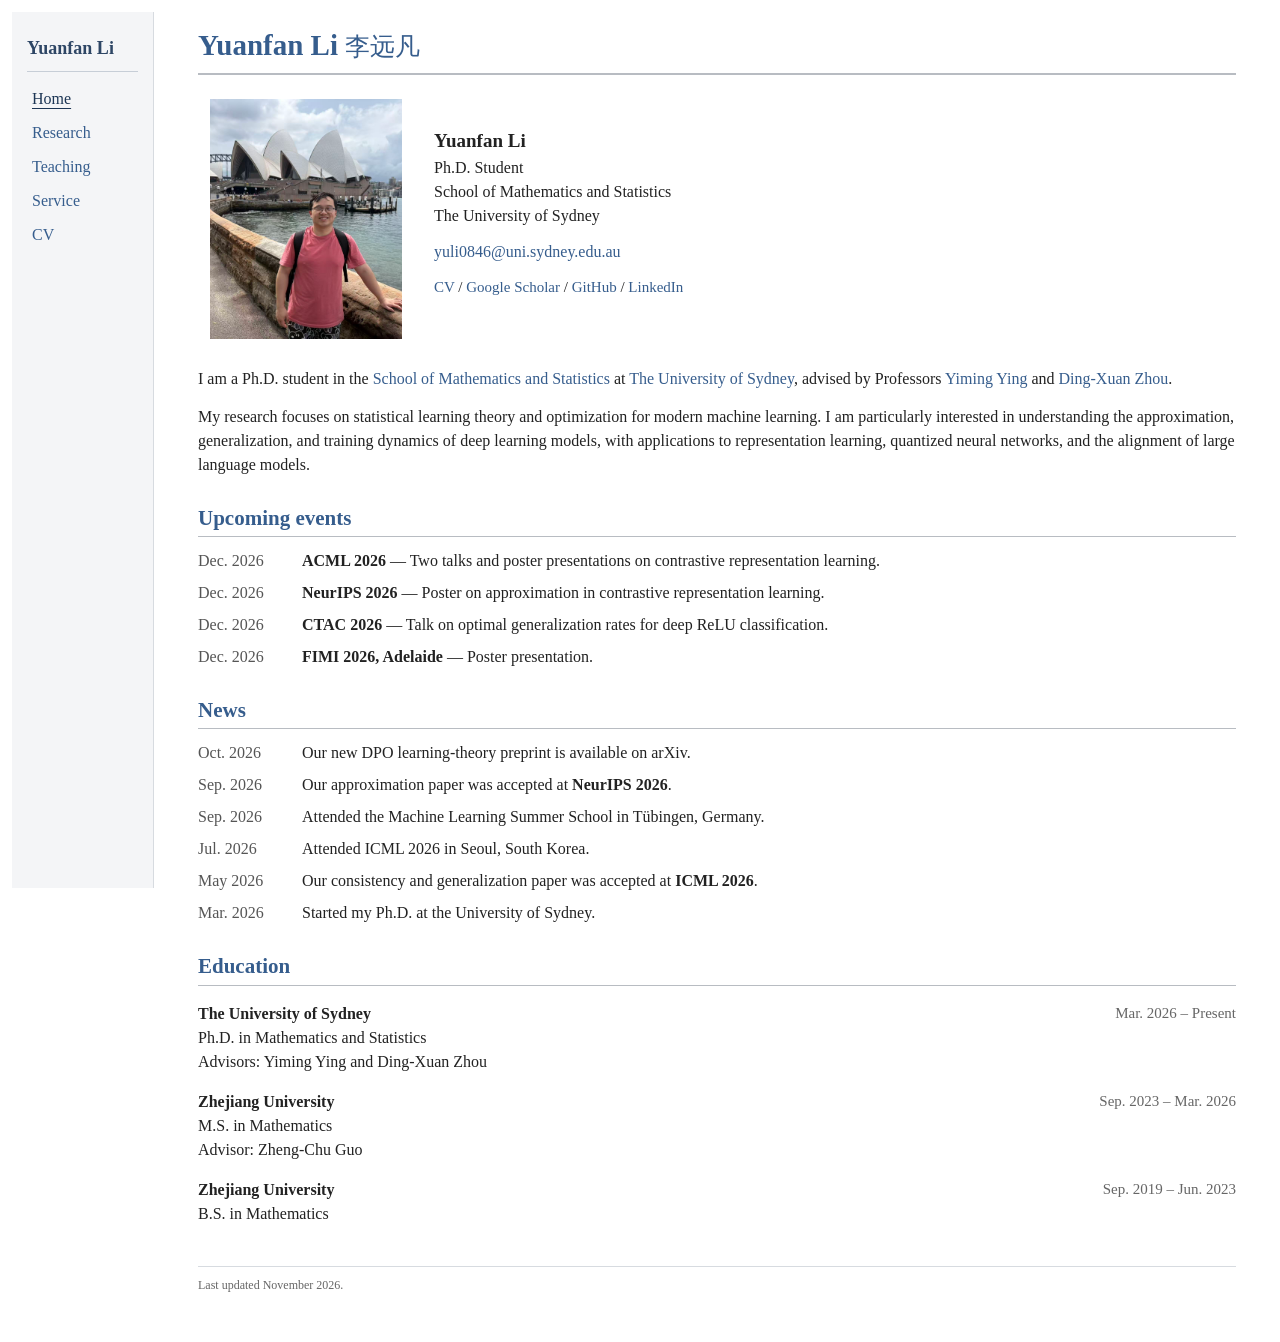
<file: index.html>
<!doctype html>
<html lang="en">
<head>
  <meta charset="utf-8" />
  <meta name="viewport" content="width=device-width, initial-scale=1" />
  <title>Yuanfan Li 李远凡</title>
  <meta name="description" content="Yuanfan Li is a Ph.D. student at the University of Sydney working on statistical learning theory and optimization." />
  <link rel="stylesheet" href="style.css" />
</head>
<body>
  <aside class="sidebar">
    <a class="site-name" href="index.html">Yuanfan Li</a>
    <nav class="site-nav" aria-label="Main navigation">
      <a class="active" aria-current="page" href="index.html">Home</a>
      <a href="research.html">Research</a>
      <a href="teaching.html">Teaching</a>
      <a href="service.html">Service</a>
      <a href="assets/CV_Yuanfan_Li.pdf">CV</a>
    </nav>
  </aside>

  <main class="content">
    <header class="page-header home-header">
      <h1>Yuanfan Li <span lang="zh-CN">李远凡</span></h1>
      <div class="profile">
        <img class="portrait" src="profile_new.jpg" alt="Yuanfan Li at the Sydney Opera House" />
        <div class="profile-details">
          <p><strong>Yuanfan Li</strong><br />
          Ph.D. Student<br />
          School of Mathematics and Statistics<br />
          The University of Sydney</p>
          <p><a href="mailto:yuli0846@uni.sydney.edu.au">yuli0846@uni.sydney.edu.au</a></p>
          <p class="profile-links">
            <a href="assets/CV_Yuanfan_Li.pdf">CV</a> /
            <a href="https://scholar.google.com/citations?user=XxHOIxkAAAAJ">Google Scholar</a> /
            <a href="https://github.com/YuanfanLi2233">GitHub</a> /
            <a href="https://www.linkedin.com/in/yuanfan-li-424999355/">LinkedIn</a>
          </p>
        </div>
      </div>
      <p class="lead">
        I am a Ph.D. student in the
        <a href="https://www.maths.usyd.edu.au/">School of Mathematics and Statistics</a>
        at <a href="https://www.sydney.edu.au/">The University of Sydney</a>, advised by
        Professors <a href="https://profiles.sydney.edu.au/yiming.ying">Yiming Ying</a>
        and <a href="https://profiles.sydney.edu.au/dingxuan.zhou">Ding-Xuan Zhou</a>.
      </p>
      <p>
      My research focuses on statistical learning theory and optimization for modern machine learning.
        I am particularly interested in understanding the approximation, generalization, and 
        training dynamics of deep learning models, with applications to representation learning, 
        quantized neural networks, and the alignment of large language models.
      </p>
    </header>


    <section>
      <h2>Upcoming events</h2>
      <ul class="dated-list">
        <li><span>Dec. 2026</span><p><strong>ACML 2026</strong> — Two talks and poster presentations on contrastive representation learning.</p></li>
        <li><span>Dec. 2026</span><p><strong>NeurIPS 2026</strong> — Poster on approximation in contrastive representation learning.</p></li>
        <li><span>Dec. 2026</span><p><strong>CTAC 2026</strong> — Talk on optimal generalization rates for deep ReLU classification.</p></li>
        <li><span>Dec. 2026</span><p><strong>FIMI 2026, Adelaide</strong> — Poster presentation.</p></li>
      </ul>
    </section>

    <section>
      <h2>News</h2>
      <ul class="dated-list news-list">
        <li><span>Oct. 2026</span><p>Our new DPO learning-theory preprint is available on arXiv.</p></li>
        <li><span>Sep. 2026</span><p>Our approximation paper was accepted at <strong>NeurIPS 2026</strong>.</p></li>
        <li><span>Sep. 2026</span><p>Attended the Machine Learning Summer School in Tübingen, Germany.</p></li>
        <li><span>Jul. 2026</span><p>Attended ICML 2026 in Seoul, South Korea.</p></li>
        <li><span>May 2026</span><p>Our consistency and generalization paper was accepted at <strong>ICML 2026</strong>.</p></li>
        <li><span>Mar. 2026</span><p>Started my Ph.D. at the University of Sydney.</p></li>
      </ul>
    </section>

    <section>
      <h2>Education</h2>
      <ul class="education-list">
        <li>
          <strong>The University of Sydney</strong> <span class="education-date">Mar. 2026 – Present</span><br />
          Ph.D. in Mathematics and Statistics<br />
          Advisors: Yiming Ying and Ding-Xuan Zhou
        </li>
        <li>
          <strong>Zhejiang University</strong> <span class="education-date">Sep. 2023 – Mar. 2026</span><br />
          M.S. in Mathematics<br />
          Advisor: Zheng-Chu Guo
        </li>
        <li>
          <strong>Zhejiang University</strong> <span class="education-date">Sep. 2019 – Jun. 2023</span><br />
          B.S. in Mathematics
        </li>
      </ul>
    </section>

    <footer>Last updated November 2026.</footer>
  </main>
</body>
</html>
</file>
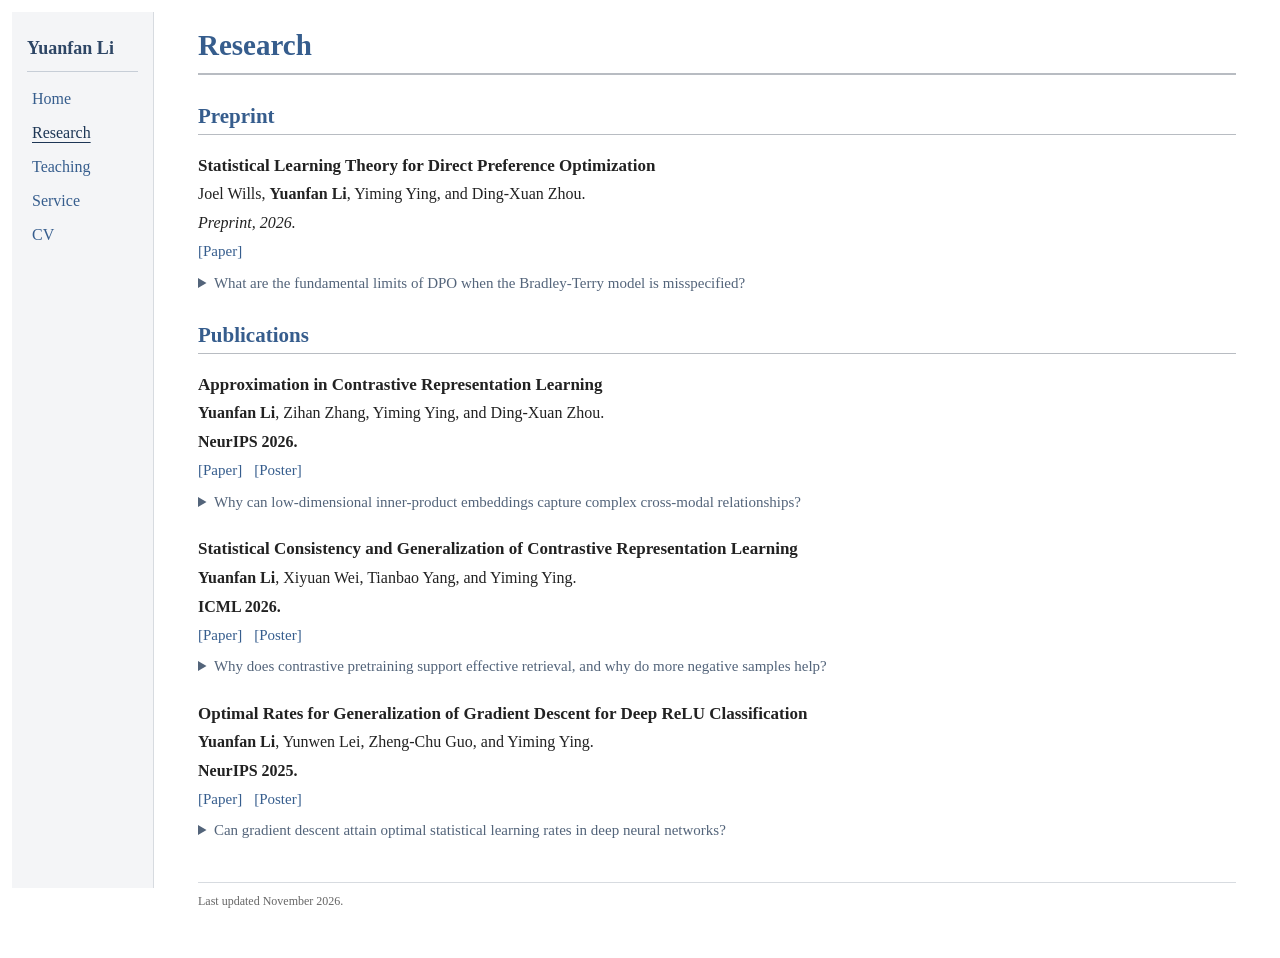
<file: papers.html>
<!doctype html>
<html lang="en">
<head>
  <meta charset="utf-8" />
  <meta name="viewport" content="width=device-width, initial-scale=1" />
  <meta http-equiv="refresh" content="0; url=research.html" />
  <link rel="canonical" href="https://yuanfanli2233.github.io/research.html" />
  <title>Research · Yuanfan Li</title>
</head>
<body><p>This page has moved to <a href="research.html">Research</a>.</p></body>
</html>
</file>
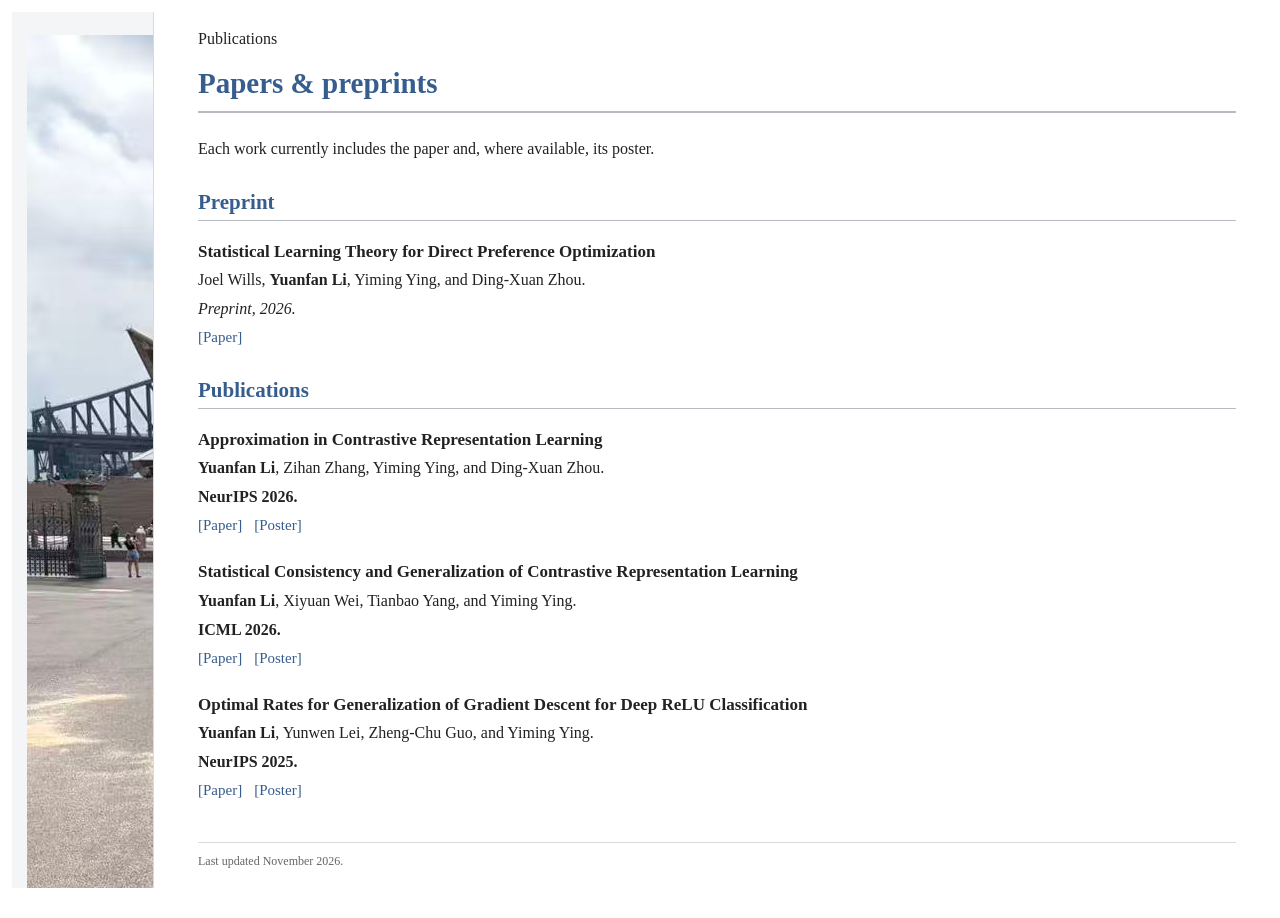
<file: publications.html>
<!doctype html>
<html lang="en">
<head>
  <meta charset="utf-8" />
  <meta name="viewport" content="width=device-width, initial-scale=1" />
  <title>Publications · Yuanfan Li</title>
  <meta name="description" content="Preprints and publications by Yuanfan Li." />
  <link rel="stylesheet" href="style.css" />
</head>
<body>
  <aside class="sidebar">
    <a class="identity" href="index.html" aria-label="Yuanfan Li, home">
      <img src="profile_new.jpg" alt="Portrait of Yuanfan Li" />
      <span class="identity-name">Yuanfan Li</span><span lang="zh-CN">李远凡</span>
    </a>
    <p class="sidebar-role">Ph.D. Student<br />The University of Sydney</p>
    <nav class="site-nav" aria-label="Main navigation">
      <a href="index.html">Home</a>
      <a href="research.html">Research</a>
      <a class="active" aria-current="page" href="publications.html">Publications</a>
      <a href="assets/CV_Yuanfan_Li.pdf">CV</a>
    </nav>
    <nav class="social-links" aria-label="Profile links">
      <a href="mailto:yuli0846@uni.sydney.edu.au">Email</a>
      <a href="https://scholar.google.com/citations?user=XxHOIxkAAAAJ">Scholar</a>
      <a href="https://github.com/YuanfanLi2233">GitHub</a>
      <a href="https://www.linkedin.com/in/yuanfan-li-424999355/">LinkedIn</a>
    </nav>
  </aside>

  <main class="content">
    <header class="page-header">
      <p class="eyebrow">Publications</p>
      <h1>Papers &amp; preprints</h1>
      <p class="page-intro">Each work currently includes the paper and, where available, its poster.</p>
    </header>

    <section class="publication-group">
      <h2>Preprint</h2>
      <article class="publication">
        <h3>Statistical Learning Theory for Direct Preference Optimization</h3>
        <p class="authors">Joel Wills, <strong>Yuanfan Li</strong>, Yiming Ying, and Ding-Xuan Zhou.</p>
        <p><em>Preprint, 2026.</em></p>
        <p class="resource-links"><a href="https://arxiv.org/abs/2610.25856">Paper</a></p>
      </article>
    </section>

    <section class="publication-group">
      <h2>Publications</h2>
      <article class="publication">
        <h3>Approximation in Contrastive Representation Learning</h3>
        <p class="authors"><strong>Yuanfan Li</strong>, Zihan Zhang, Yiming Ying, and Ding-Xuan Zhou.</p>
        <p><strong>NeurIPS 2026.</strong></p>
        <p class="resource-links"><a href="https://arxiv.org/abs/2610.15388">Paper</a><a href="assets/posters/crl-approximation.pdf">Poster</a></p>
      </article>
      <article class="publication">
        <h3>Statistical Consistency and Generalization of Contrastive Representation Learning</h3>
        <p class="authors"><strong>Yuanfan Li</strong>, Xiyuan Wei, Tianbao Yang, and Yiming Ying.</p>
        <p><strong>ICML 2026.</strong></p>
        <p class="resource-links"><a href="https://arxiv.org/abs/2605.02116">Paper</a><a href="assets/posters/crl-consistency.pdf">Poster</a></p>
      </article>
      <article class="publication">
        <h3>Optimal Rates for Generalization of Gradient Descent for Deep ReLU Classification</h3>
        <p class="authors"><strong>Yuanfan Li</strong>, Yunwen Lei, Zheng-Chu Guo, and Yiming Ying.</p>
        <p><strong>NeurIPS 2025.</strong></p>
        <p class="resource-links"><a href="https://arxiv.org/abs/2510.02779">Paper</a><a href="assets/posters/deep-relu.pdf">Poster</a></p>
      </article>
    </section>

    <footer>Last updated November 2026.</footer>
  </main>
</body>
</html>
</file>
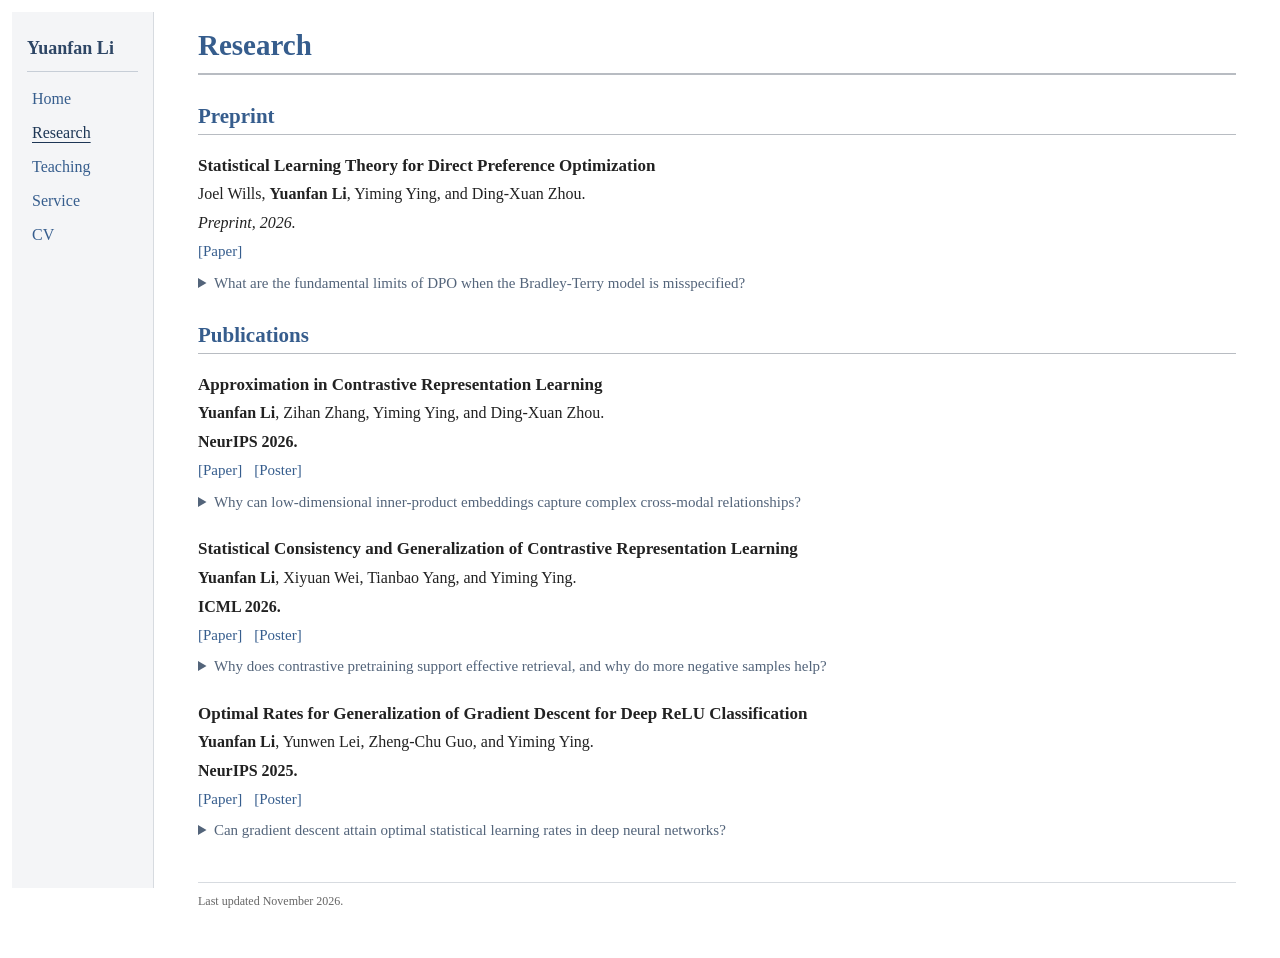
<file: research.html>
<!doctype html>
<html lang="en">
<head>
  <meta charset="utf-8" />
  <meta name="viewport" content="width=device-width, initial-scale=1" />
  <title>Research · Yuanfan Li</title>
  <meta name="description" content="Preprints and publications by Yuanfan Li." />
  <link rel="stylesheet" href="style.css" />
</head>
<body>
  <aside class="sidebar">
    <a class="site-name" href="index.html">Yuanfan Li</a>
    <nav class="site-nav" aria-label="Main navigation">
      <a href="index.html">Home</a>
      <a class="active" aria-current="page" href="research.html">Research</a>
      <a href="teaching.html">Teaching</a>
      <a href="service.html">Service</a>
      <a href="assets/CV_Yuanfan_Li.pdf">CV</a>
    </nav>
  </aside>

  <main class="content">
    <header class="page-header">
      <h1>Research</h1>
    </header>

    <section class="publication-group">
      <h2>Preprint</h2>
      <article class="publication">
        <h3>Statistical Learning Theory for Direct Preference Optimization</h3>
        <p class="authors">Joel Wills, <strong>Yuanfan Li</strong>, Yiming Ying, and Ding-Xuan Zhou.</p>
        <p><em>Preprint, 2026.</em></p>
        <p class="resource-links"><a href="https://arxiv.org/abs/2610.25856">Paper</a></p>
        <details class="paper-details"><summary>What are the fundamental limits of DPO when the Bradley-Terry model is misspecified?</summary>
          <p>
            We introduce the triangle-curl of preference log-odds to measure local violations of
            the Bradley-Terry structure. This identifies a structural source of error that cannot
            be eliminated simply by scaling the model or collecting more data.
          </p>
          <ul class="key-points">
            <li>Characterizes preference misspecification through cyclic inconsistency over item triples.</li>
            <li>Separates structural misspecification, neural-network approximation, and finite-sample estimation.</li>
          </ul>
        </details>
      </article>
    </section>

    <section class="publication-group">
      <h2>Publications</h2>
      <article class="publication">
        <h3>Approximation in Contrastive Representation Learning</h3>
        <p class="authors"><strong>Yuanfan Li</strong>, Zihan Zhang, Yiming Ying, and Ding-Xuan Zhou.</p>
        <p><strong>NeurIPS 2026.</strong></p>
        <p class="resource-links"><a href="https://arxiv.org/abs/2610.15388">Paper</a><a href="assets/posters/crl-approximation.pdf">Poster</a></p>
        <details class="paper-details"><summary>Why can low-dimensional inner-product embeddings capture complex cross-modal relationships?</summary>
          <p>
            We connect the population contrastive objective to pointwise mutual information (PMI)
            and show that representation dimension is governed by the spectral approximability of
            this dependence structure. The framework explains when compact embeddings are enough
            and how structured data models can lead to fast approximation.
          </p>
          <ul class="key-points">
            <li>Relates the optimal contrastive score to a low-rank spectral approximation of PMI.</li>
            <li>Links data structure, embedding dimension, and approximation error, with downstream retrieval calibration.</li>
          </ul>
        </details>
      </article>
      <article class="publication">
        <h3>Statistical Consistency and Generalization of Contrastive Representation Learning</h3>
        <p class="authors"><strong>Yuanfan Li</strong>, Xiyuan Wei, Tianbao Yang, and Yiming Ying.</p>
        <p><strong>ICML 2026.</strong></p>
        <p class="resource-links"><a href="https://arxiv.org/abs/2605.02116">Paper</a><a href="assets/posters/crl-consistency.pdf">Poster</a></p>
        <details class="paper-details"><summary>Why does contrastive pretraining support effective retrieval, and why do more negative samples help?</summary>
          <p>
            We establish a statistical bridge from the contrastive pretraining objective to optimal
            downstream retrieval. The analysis also quantifies how negative sampling enters the
            generalization error, explaining both its benefit and its interaction with sample size.
          </p>
          <ul class="key-points">
            <li>Proves consistency and calibration results connecting the learned score to retrieval decisions.</li>
            <li>Derives generalization bounds that improve with the number of negative samples.</li>
          </ul>
        </details>
      </article>
      <article class="publication">
        <h3>Optimal Rates for Generalization of Gradient Descent for Deep ReLU Classification</h3>
        <p class="authors"><strong>Yuanfan Li</strong>, Yunwen Lei, Zheng-Chu Guo, and Yiming Ying.</p>
        <p><strong>NeurIPS 2025.</strong></p>
        <p class="resource-links"><a href="https://arxiv.org/abs/2510.02779">Paper</a><a href="assets/posters/deep-relu.pdf">Poster</a></p>
        <details class="paper-details"><summary>Can gradient descent attain optimal statistical learning rates in deep neural networks?</summary>
          <p>
            Under NTK separability, we obtain a near-optimal excess-risk rate in sample size for
            gradient descent on deep ReLU classifiers. The analysis keeps the dependence on depth
            polynomial rather than exponential by controlling how activation patterns evolve.
          </p>
          <ul class="key-points">
            <li>Establishes a near-optimal sample-size rate with explicit margin dependence.</li>
            <li>Uses refined activation-pattern and complexity arguments to control deep-network generalization.</li>
          </ul>
        </details>
      </article>
    </section>

    <footer>Last updated November 2026.</footer>
  </main>
</body>
</html>
</file>
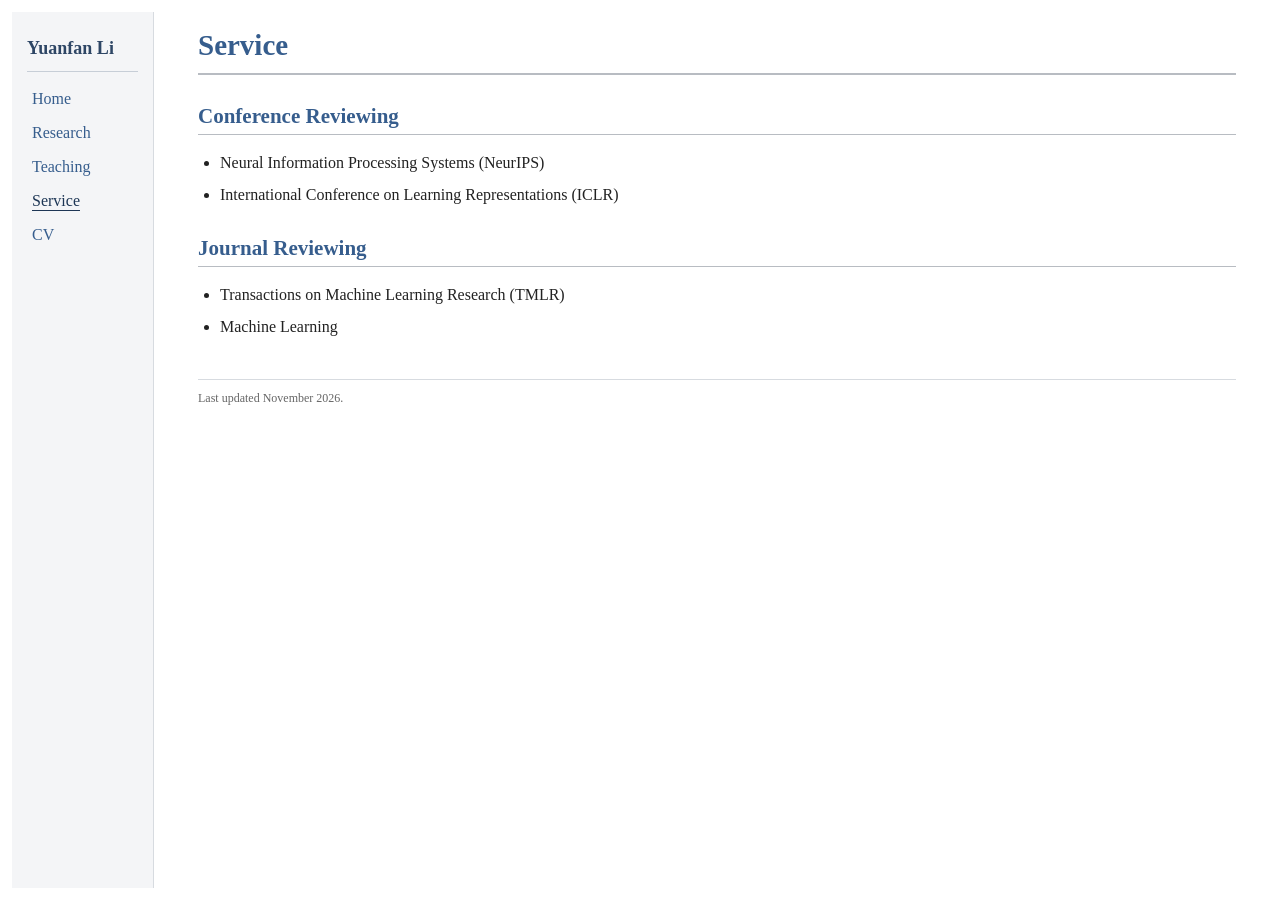
<file: service.html>
<!doctype html>
<html lang="en">
<head>
  <meta charset="utf-8" />
  <meta name="viewport" content="width=device-width, initial-scale=1" />
  <title>Service · Yuanfan Li</title>
  <meta name="description" content="Academic reviewing service of Yuanfan Li." />
  <link rel="stylesheet" href="style.css" />
</head>
<body>
  <aside class="sidebar">
    <a class="site-name" href="index.html">Yuanfan Li</a>
    <nav class="site-nav" aria-label="Main navigation">
      <a href="index.html">Home</a>
      <a href="research.html">Research</a>
      <a href="teaching.html">Teaching</a>
      <a class="active" aria-current="page" href="service.html">Service</a>
      <a href="assets/CV_Yuanfan_Li.pdf">CV</a>
    </nav>
  </aside>
  <main class="content">
    <header class="page-header"><h1>Service</h1></header>
    <section>
      <h2>Conference Reviewing</h2>
      <ul class="service-list">
        <li>Neural Information Processing Systems (NeurIPS)</li>
        <li>International Conference on Learning Representations (ICLR)</li>
      </ul>
    </section>
    <section>
      <h2>Journal Reviewing</h2>
      <ul class="service-list">
        <li>Transactions on Machine Learning Research (TMLR)</li>
        <li>Machine Learning</li>
      </ul>
    </section>
    <footer>Last updated November 2026.</footer>
  </main>
</body>
</html>
</file>
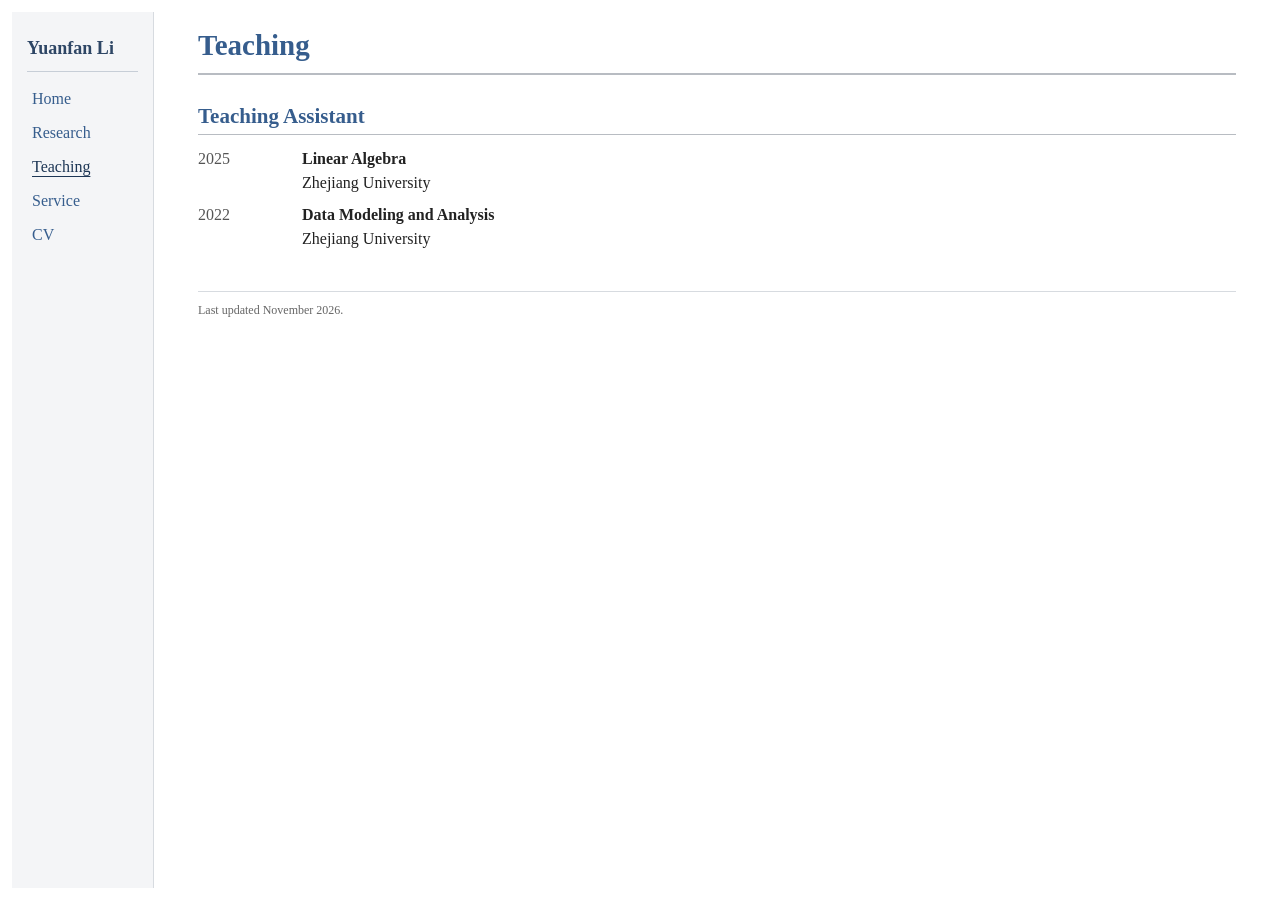
<file: teaching.html>
<!doctype html>
<html lang="en">
<head>
  <meta charset="utf-8" />
  <meta name="viewport" content="width=device-width, initial-scale=1" />
  <title>Teaching · Yuanfan Li</title>
  <meta name="description" content="Teaching assistant experience of Yuanfan Li." />
  <link rel="stylesheet" href="style.css" />
</head>
<body>
  <aside class="sidebar">
    <a class="site-name" href="index.html">Yuanfan Li</a>
    <nav class="site-nav" aria-label="Main navigation">
      <a href="index.html">Home</a>
      <a href="research.html">Research</a>
      <a class="active" aria-current="page" href="teaching.html">Teaching</a>
      <a href="service.html">Service</a>
      <a href="assets/CV_Yuanfan_Li.pdf">CV</a>
    </nav>
  </aside>
  <main class="content">
    <header class="page-header"><h1>Teaching</h1></header>
    <section>
      <h2>Teaching Assistant</h2>
      <ul class="dated-list">
        <li><span>2025</span><p><strong>Linear Algebra</strong><br />Zhejiang University</p></li>
        <li><span>2022</span><p><strong>Data Modeling and Analysis</strong><br />Zhejiang University</p></li>
      </ul>
    </section>
    <footer>Last updated November 2026.</footer>
  </main>
</body>
</html>
</file>
<file: style.css>
:root {
  --blue: #365d8d;
  --text: #222;
  --muted: #666;
  --line: #b8bcc2;
}
* { box-sizing: border-box; }
body {
  margin: 0;
  background: #fff;
  color: var(--text);
  font-family: Georgia, "Times New Roman", "Noto Serif SC", serif;
  font-size: 16px;
  line-height: 1.5;
}
a { color: var(--blue); text-decoration: none; }
a:hover { text-decoration: underline; }
a:focus-visible, summary:focus-visible { outline: 2px solid var(--blue); outline-offset: 4px; }
.sidebar {
  position: fixed;
  top: 12px;
  bottom: 12px;
  left: 12px;
  width: 142px;
  padding: 23px 15px;
  background: #f4f5f7;
  border-right: 1px solid #d7dbe0;
  overflow-y: auto;
}
.site-name {
  display: block;
  padding-bottom: 9px;
  margin-bottom: 10px;
  border-bottom: 1px solid #c7ced7;
  color: #2e4665;
  font-size: 18px;
  font-weight: bold;
  white-space: nowrap;
}
.site-nav a { display: block; padding: 5px 5px; color: var(--blue); }
.site-nav a.active { color: #1d3655; text-decoration: underline; text-underline-offset: 4px; }
.content {
  max-width: 1160px;
  margin-left: 154px;
  padding: 27px 44px 48px;
}
h1, h2, h3 { line-height: 1.3; }
h1 {
  margin: 0 0 24px;
  padding-bottom: 8px;
  border-bottom: 2px solid var(--line);
  color: var(--blue);
  font-size: 29px;
}
h1 span { font-size: 25px; font-weight: normal; }
h2 {
  margin: 28px 0 12px;
  padding-bottom: 4px;
  border-bottom: 1px solid var(--line);
  color: var(--blue);
  font-size: 21px;
}
h3 { margin: 0 0 5px; font-size: 17px; font-weight: bold; }
p { margin: 0 0 14px; }
.profile {
  display: flex;
  align-items: center;
  gap: 32px;
  margin: 6px 12px 28px;
}
.portrait { display: block; width: 192px; height: 240px; object-fit: cover; }
.profile-details { min-width: 0; }
.profile-details strong { font-size: 19px; }
.profile-details p { margin-bottom: 12px; }
.profile-links { font-size: 15px; }
.profile-links a { white-space: nowrap; }
.dated-list { padding: 0; margin: 0; list-style: none; }
.dated-list li { display: grid; grid-template-columns: 92px 1fr; gap: 12px; margin: 8px 0; }
.dated-list span { color: #555; white-space: nowrap; }
.dated-list p { margin: 0; }
.research-area { margin-bottom: 28px; }
.topic-tags { display: flex; flex-wrap: wrap; gap: 5px 18px; padding: 0; list-style: none; color: var(--muted); font-size: 14px; font-style: italic; }
.education-list { margin: 0; padding: 0; list-style: none; }
.education-list li { margin: 16px 0; }
.education-date { float: right; color: var(--muted); font-size: 15px; }
.service-list { padding-left: 22px; }
.service-list li { margin: 8px 0; }
.publication { margin: 20px 0 25px; }
.authors { margin-bottom: 4px; }
.publication > p { margin-bottom: 5px; }
.resource-links { display: flex; gap: 12px; font-size: 15px; }
.resource-links a::before { content: "["; }
.resource-links a::after { content: "]"; }
.paper-details { margin-top: 9px; font-size: 15px; }
.paper-details summary { cursor: pointer; color: #53647a; }
.paper-details[open] summary { margin-bottom: 10px; }
.paper-details p { margin: 10px 0; }
.key-points { padding-left: 22px; }
.key-points li { margin: 4px 0; }
footer { margin-top: 40px; padding-top: 9px; border-top: 1px solid #d7dbe0; color: var(--muted); font-size: 12px; }
@media (max-width: 760px) {
  .education-date { float: none; display: block; font-size: 14px; }
  .sidebar { position: static; width: auto; padding: 14px 20px; border: 0; border-bottom: 1px solid #d7dbe0; }
  .site-name { margin: 0 0 6px; padding: 0; border: 0; }
  .site-nav { display: flex; flex-wrap: wrap; gap: 9px 22px; }
  .site-nav a { padding: 3px 0; }
  .content { margin: 0; padding: 25px 22px 40px; }
  .profile { margin: 0 0 24px; gap: 22px; }
  .portrait { width: 150px; height: 188px; }
  h1 { font-size: 27px; }
  .profile-details { font-size: 14px; overflow-wrap: anywhere; }
}
@media (max-width: 480px) {
  .profile { flex-direction: column; align-items: center; text-align: center; gap: 18px; }
  .portrait { width: 176px; height: 220px; }
  .profile-details { font-size: 15px; }
  .dated-list li { grid-template-columns: 80px 1fr; gap: 8px; font-size: 15px; }
}
</file>
